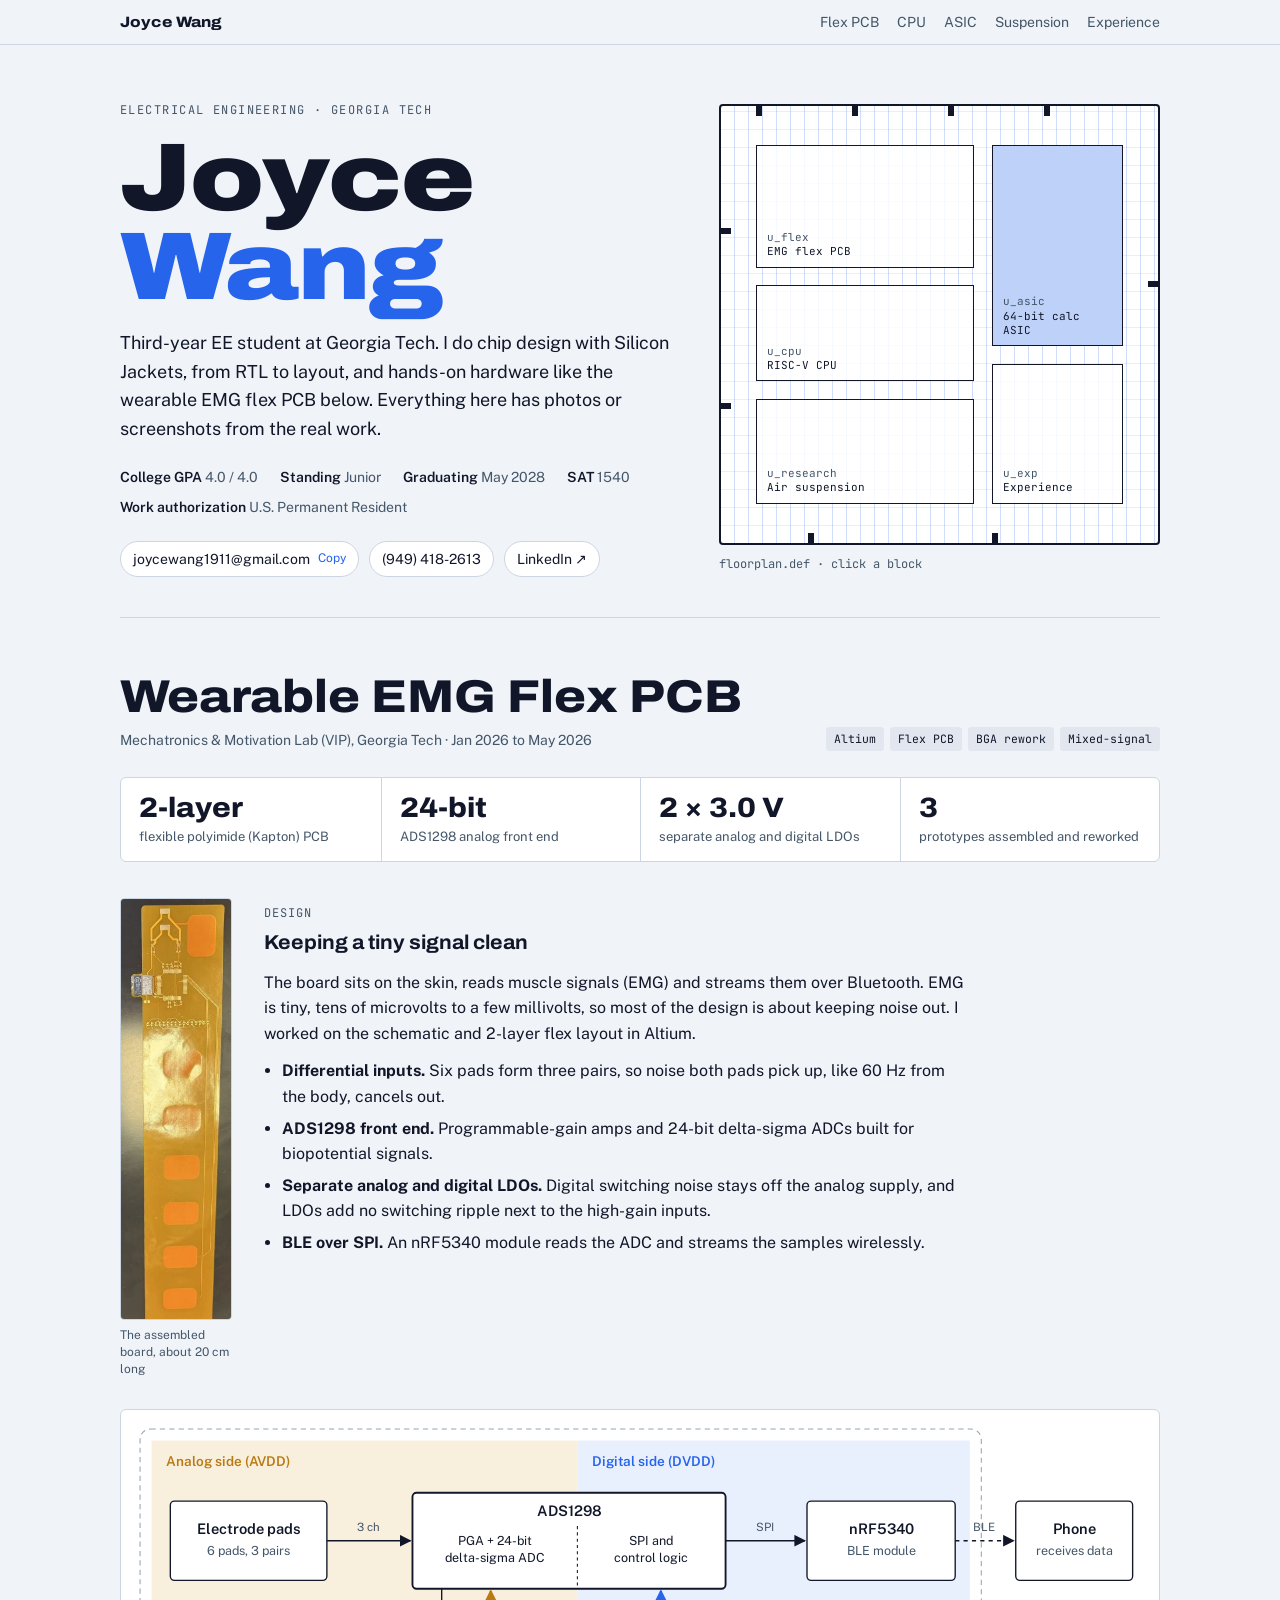
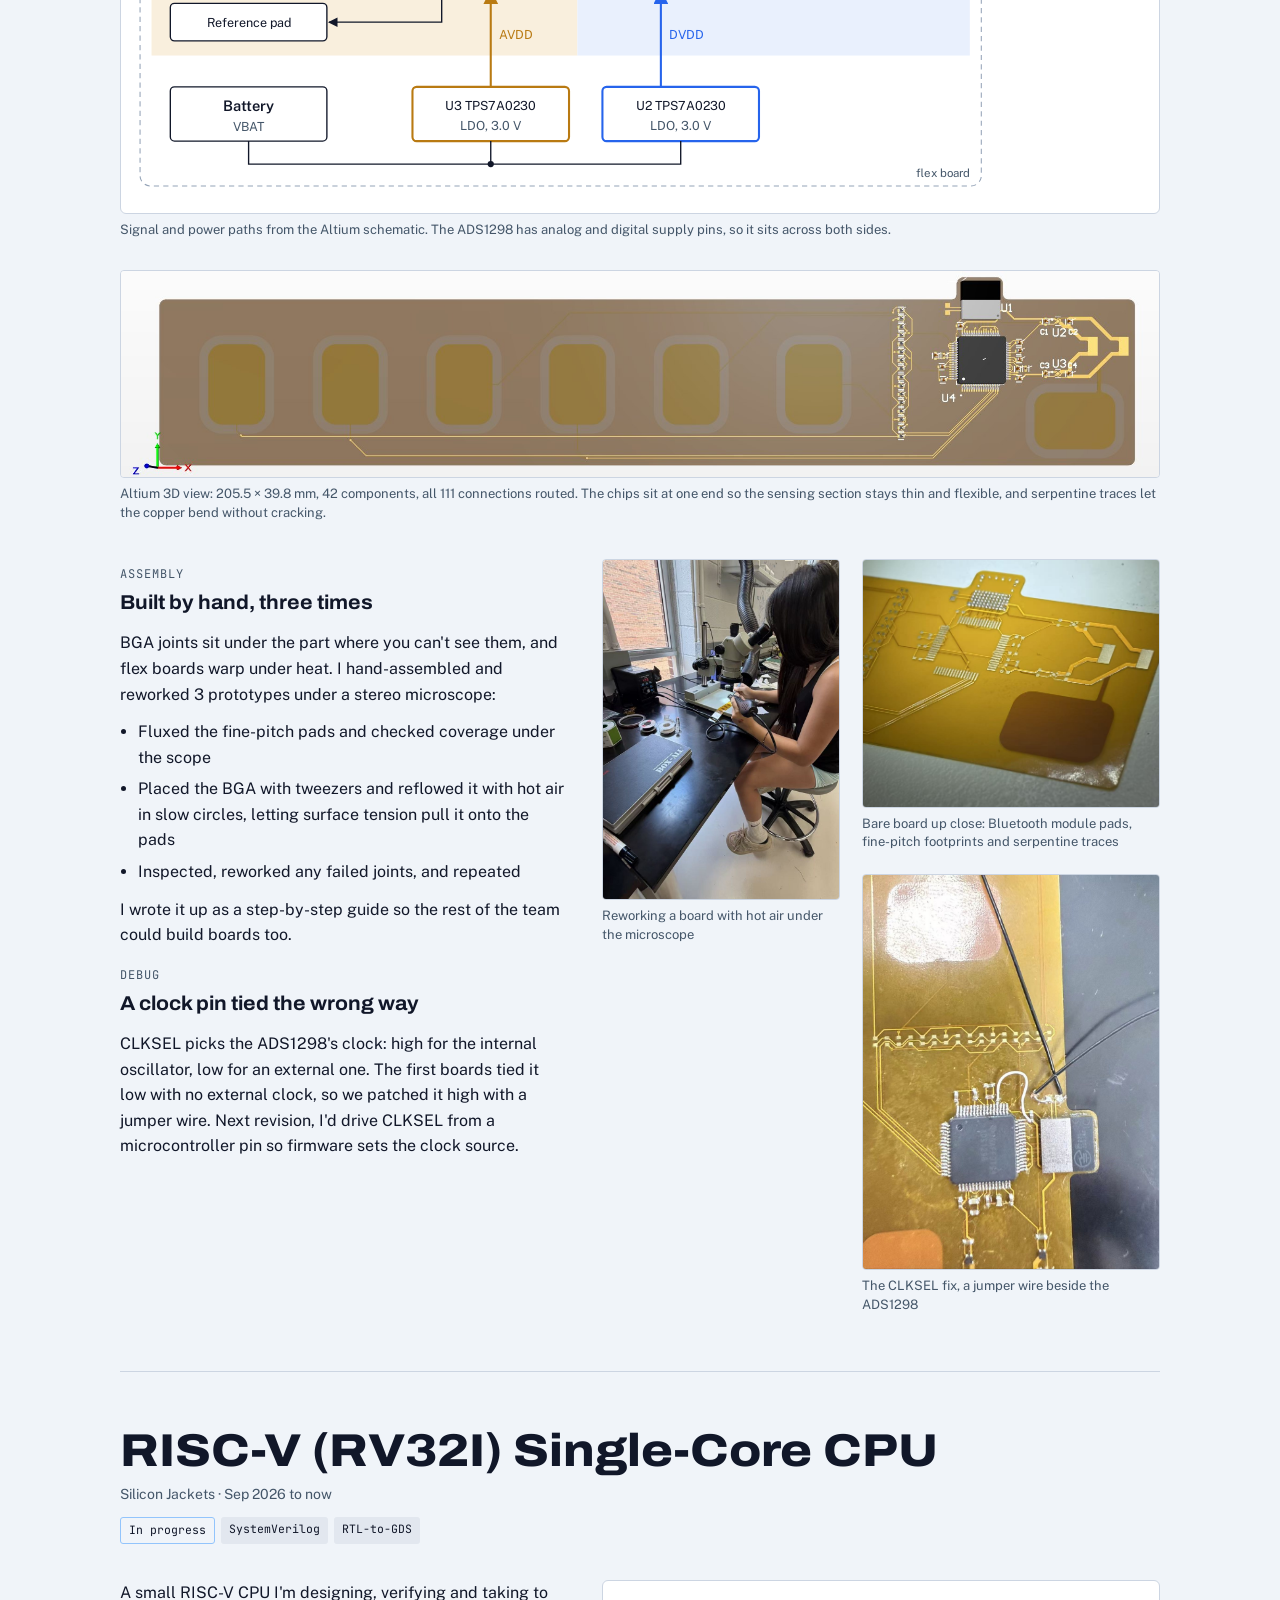
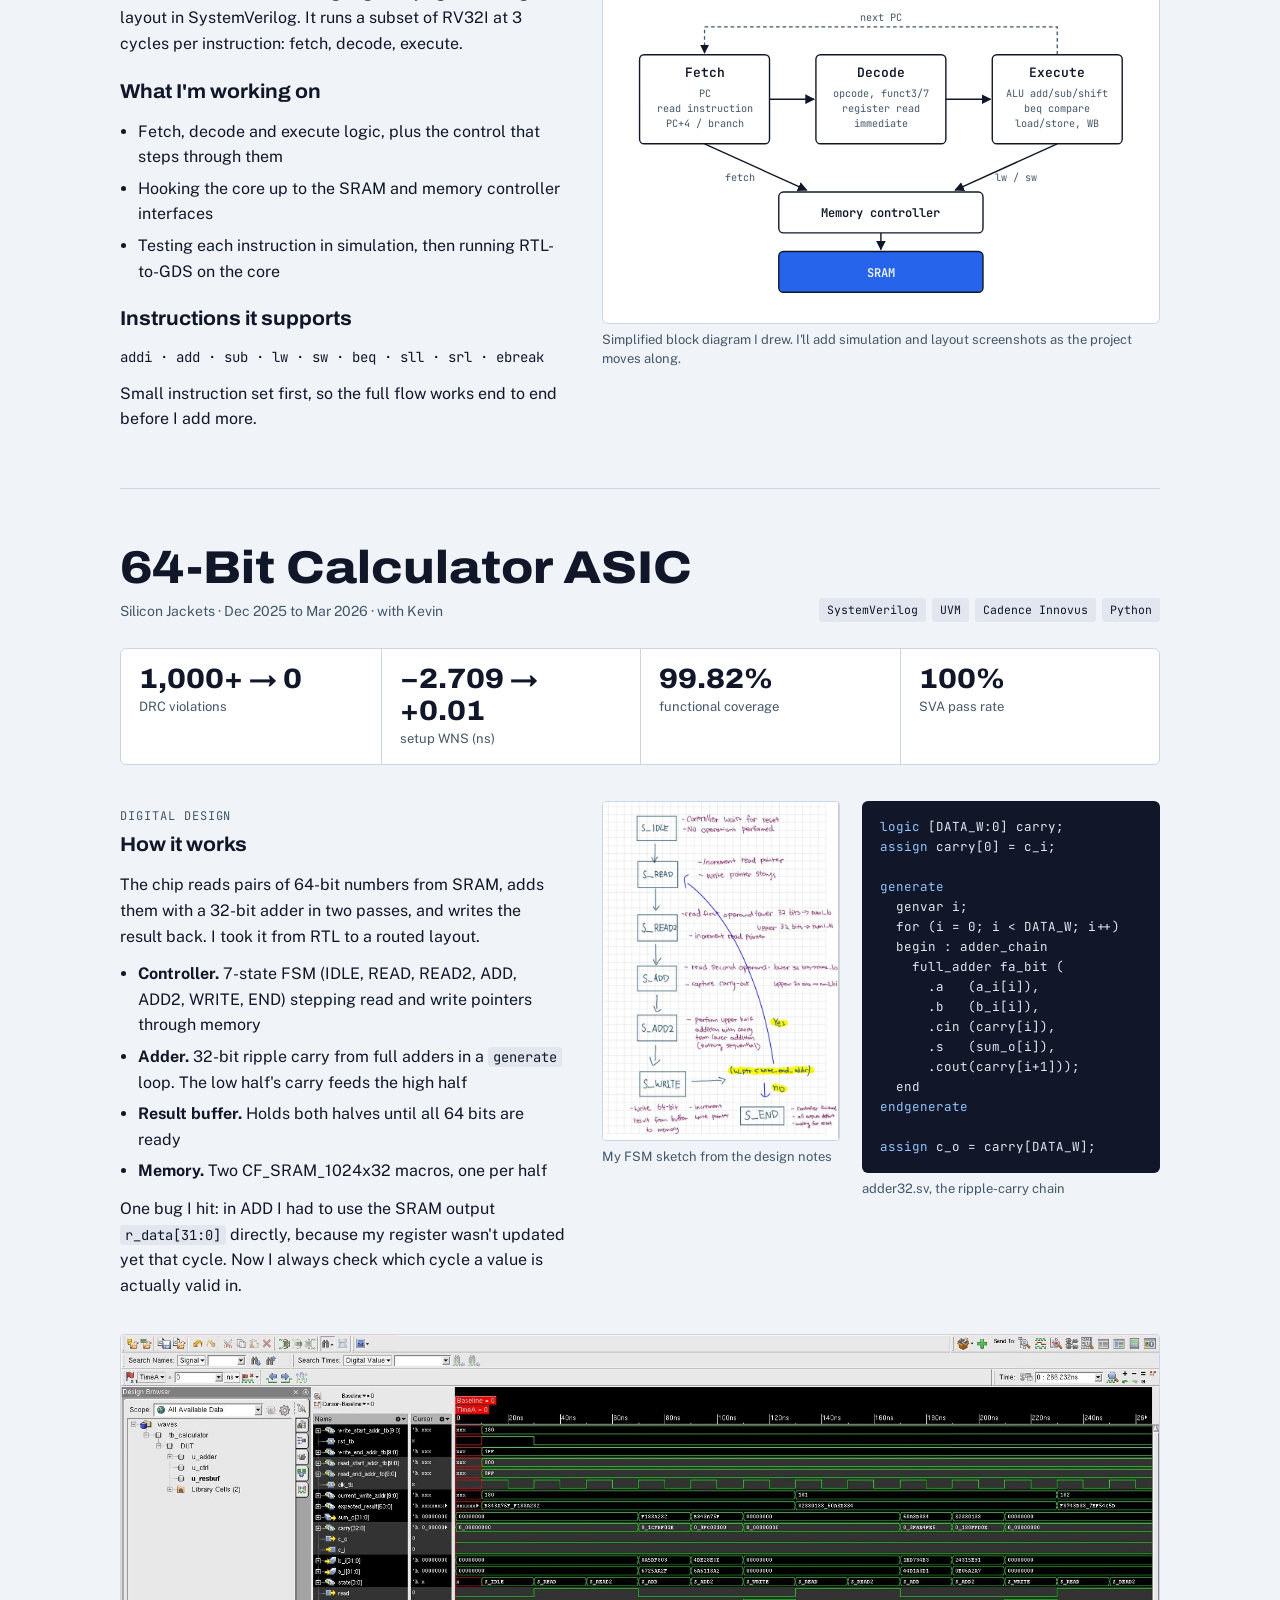
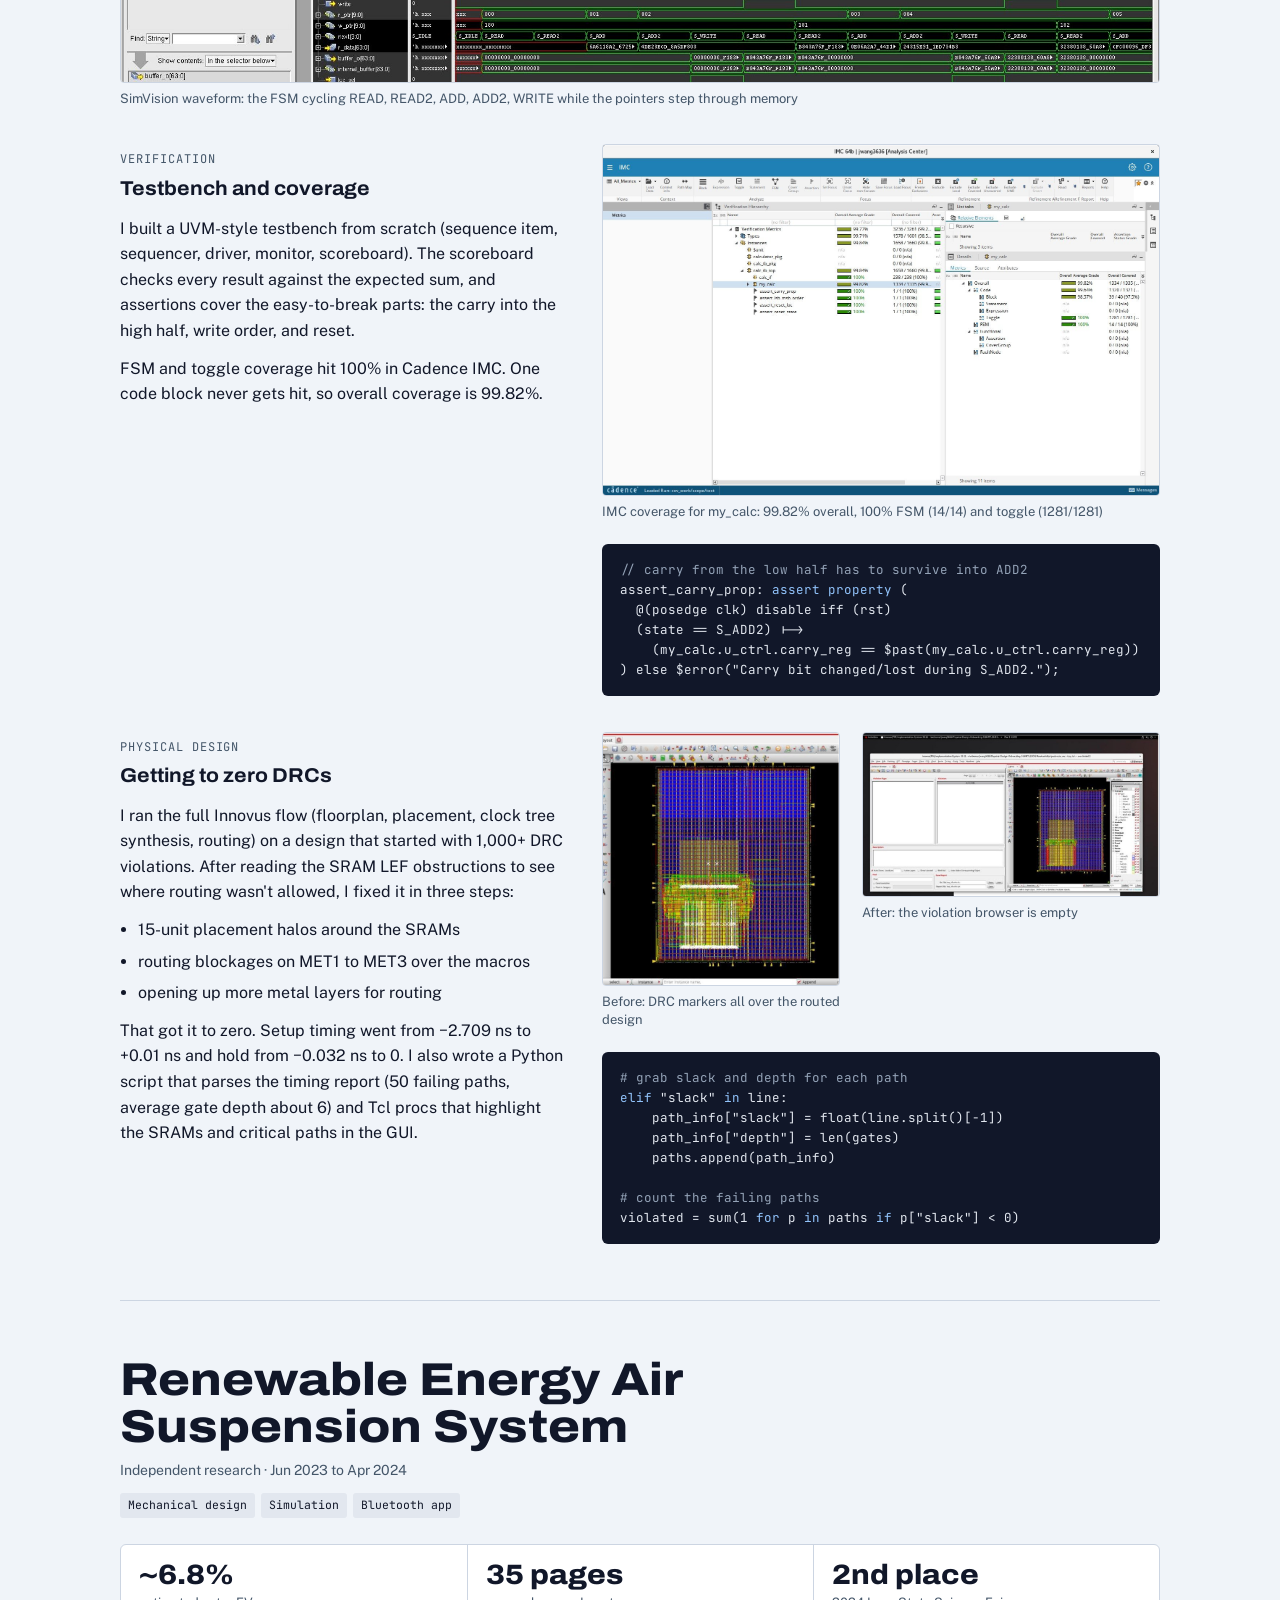
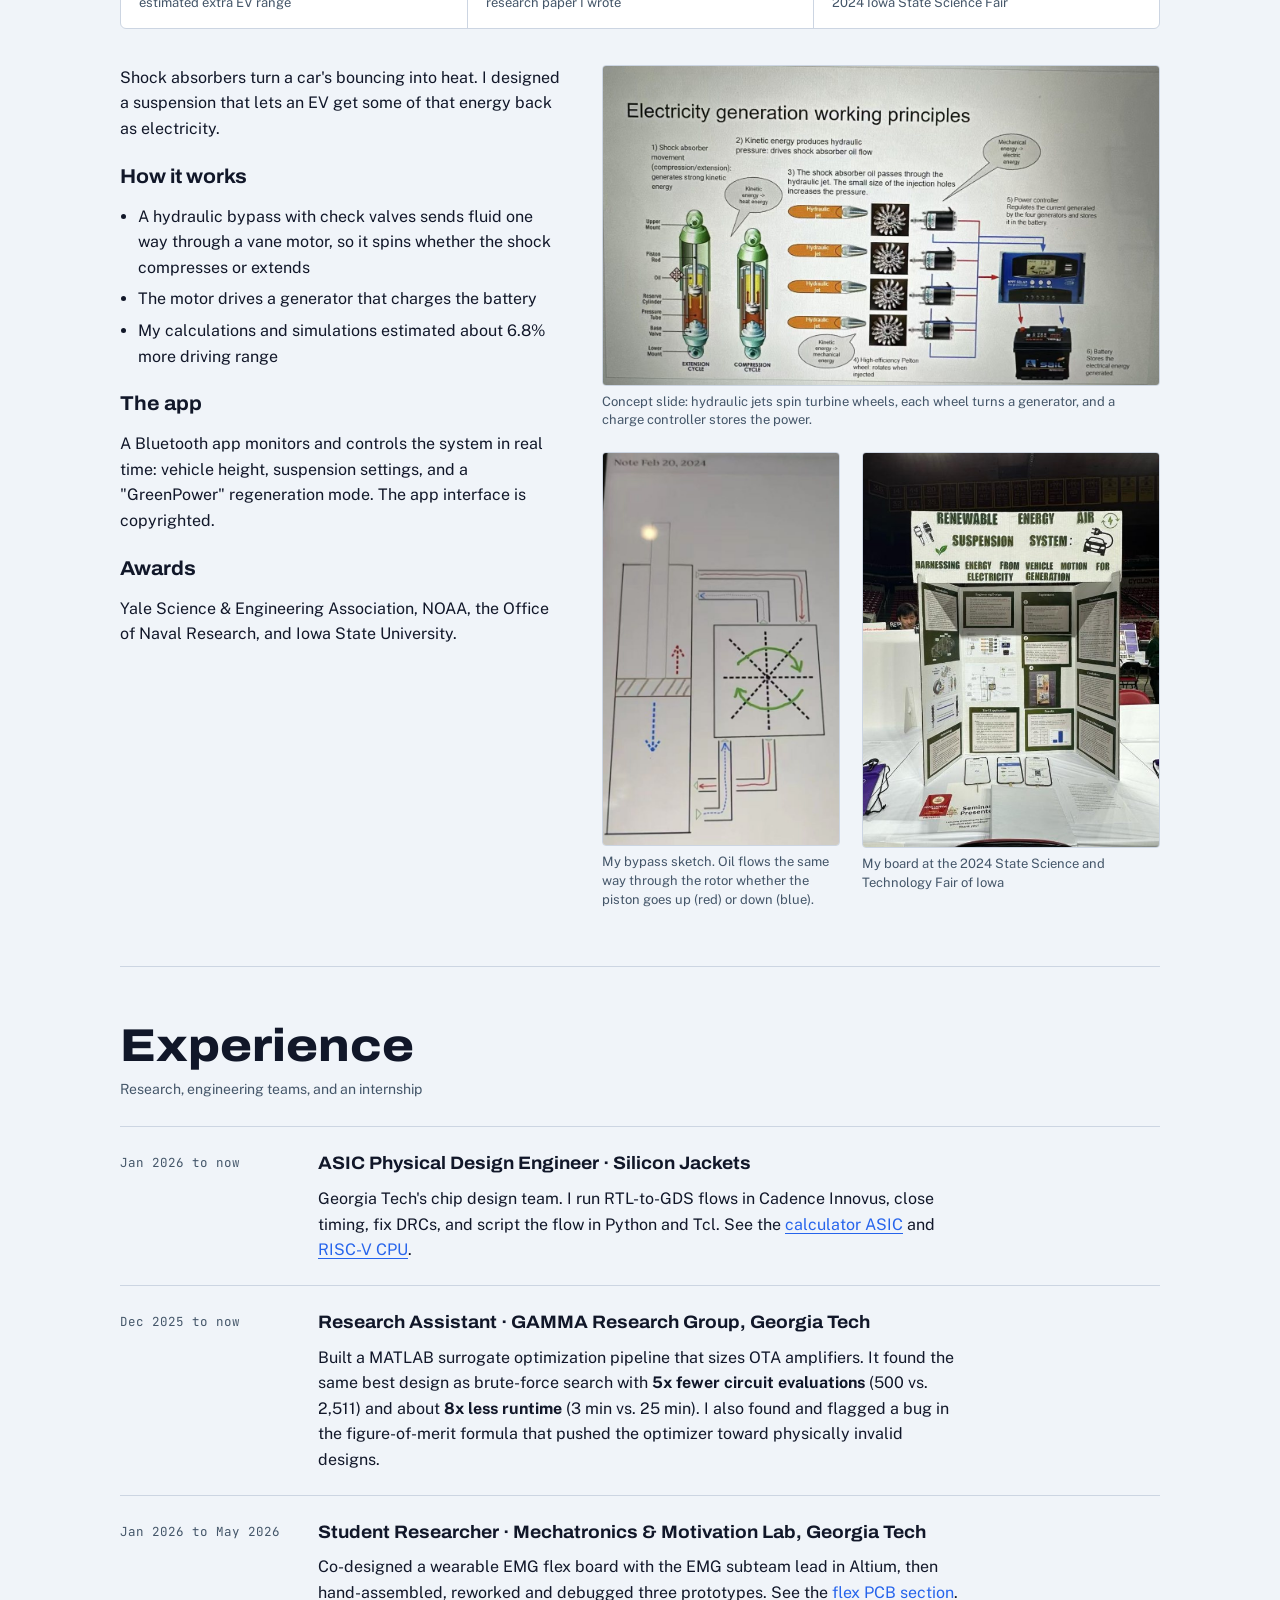
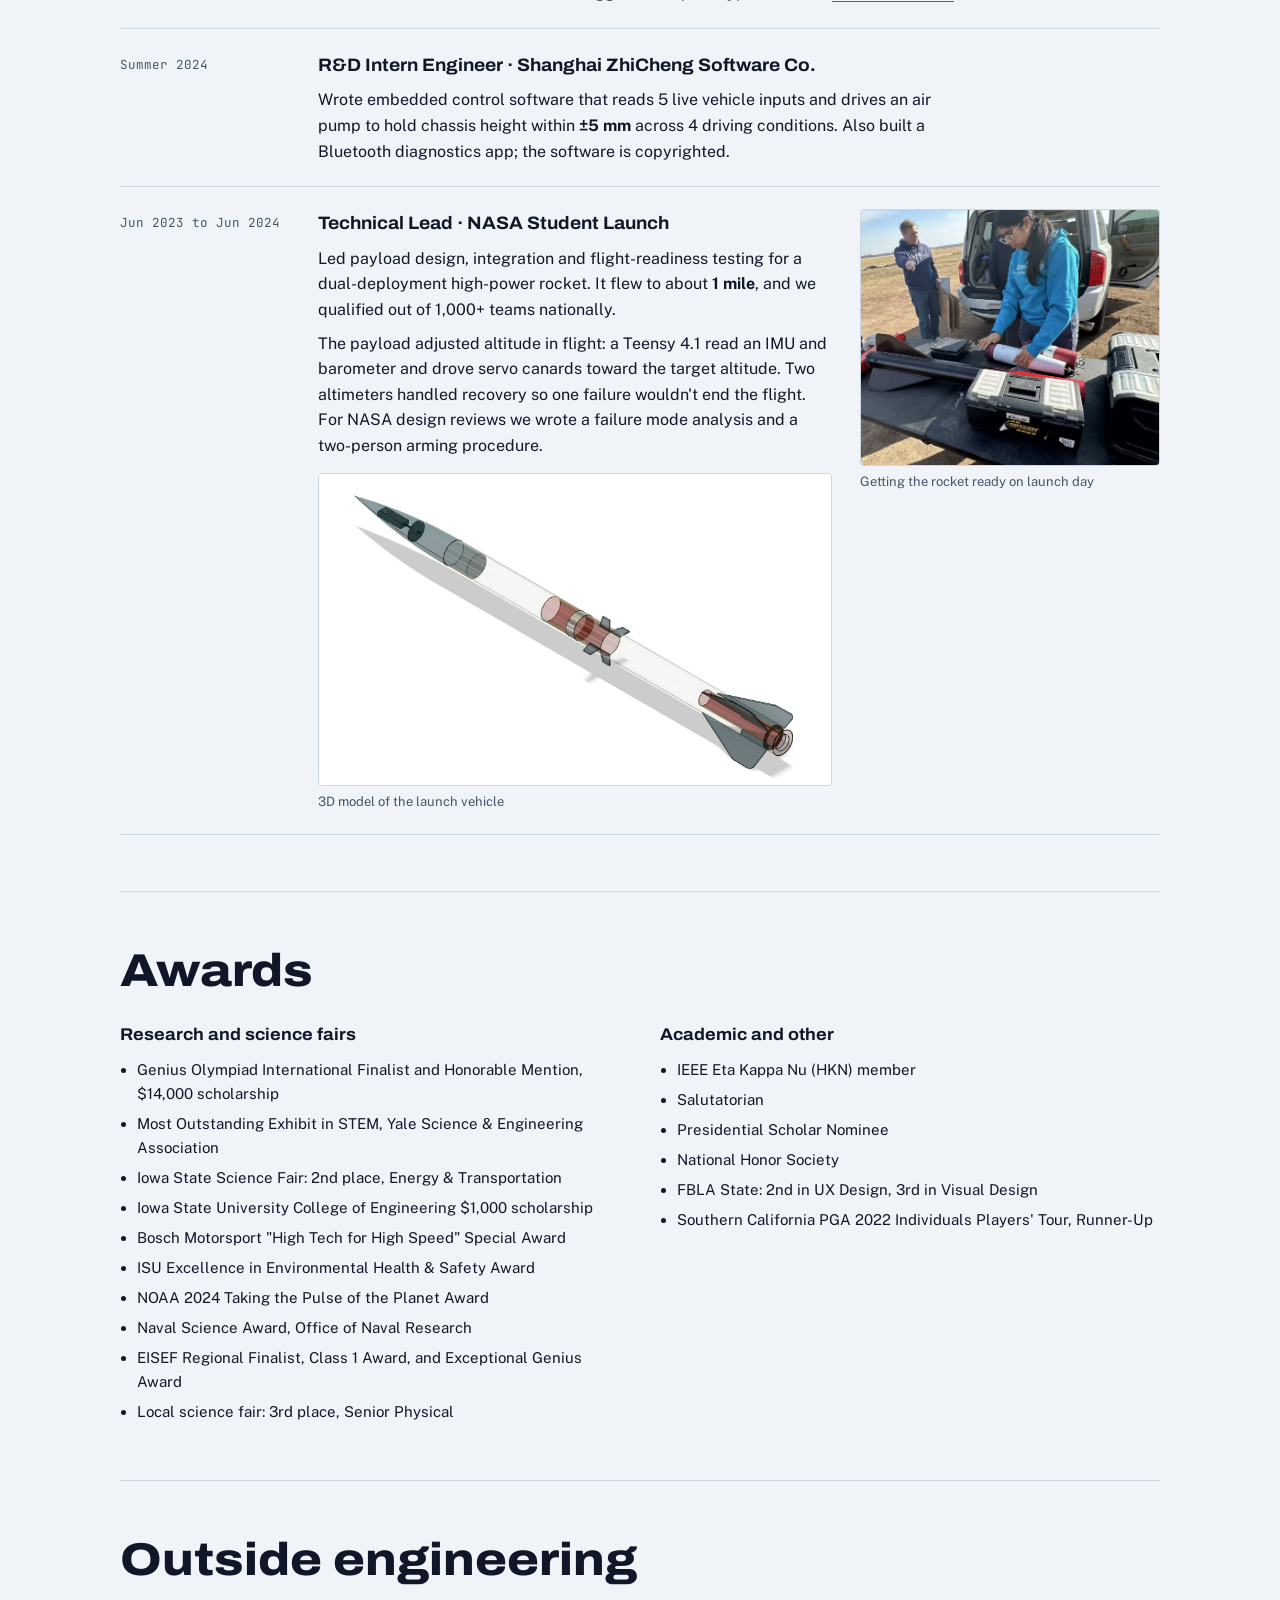
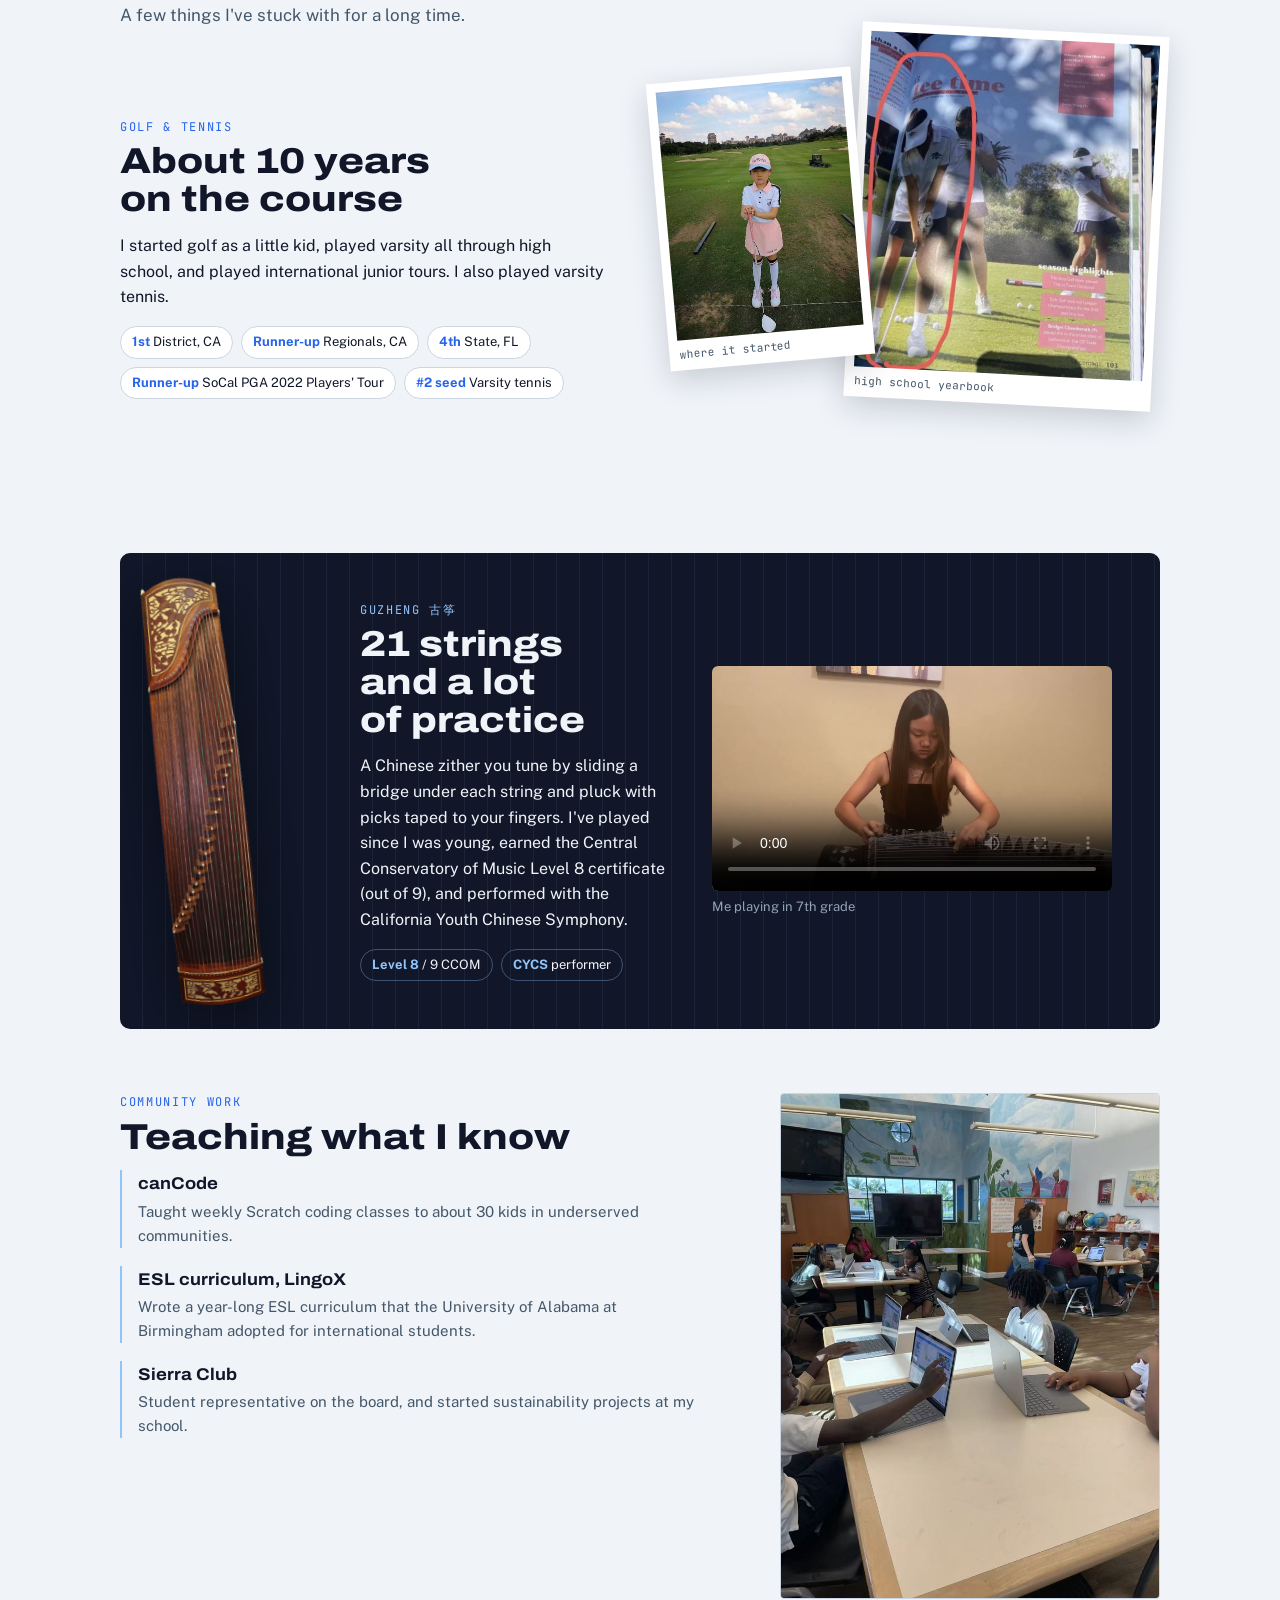
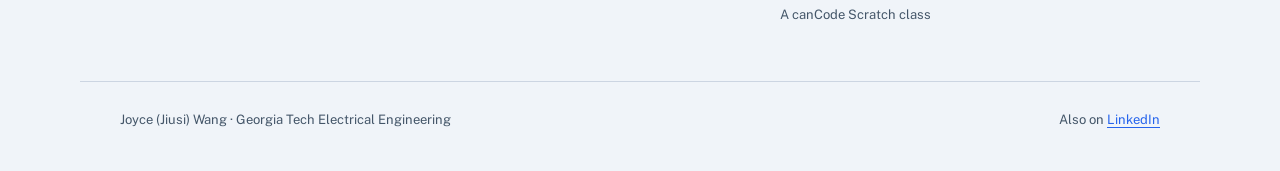
<file: index.html>
<!doctype html>
<html lang="en">
<head>
<meta charset="utf-8">
<meta name="viewport" content="width=device-width, initial-scale=1, viewport-fit=cover">
<meta name="description" content="Joyce Wang, Electrical Engineering at Georgia Tech. Flex PCB, ASIC design, verification, and physical design projects.">
<title>Joyce Wang Portfolio</title>
<link rel="preconnect" href="https://fonts.googleapis.com">
<link rel="preconnect" href="https://fonts.gstatic.com" crossorigin>
<link rel="stylesheet" href="https://fonts.googleapis.com/css2?family=Archivo:wdth,wght@100..125,500..900&family=Public+Sans:ital,wght@0,400;0,600;1,400&family=JetBrains+Mono:wght@400;600&display=swap">
<style>
/* Layout: a chip "die" header, then one long column per project with a spec strip, prose on the left, tool screenshots on the right. Colors borrow from Innovus metal layers. */
/* Palette: Neural Gray / Neural Dark / Neural Blue / black, with their tints. Layout: chip "die" header, one column per project, a darker band for the guzheng. */
:root {
  --bg: #F0F4F9;
  --surface: #FFFFFF;
  --fg: #111729;          /* neural dark */
  --muted: #445669;
  --line: #CCD5E2;
  --accent: #2664EC;      /* neural blue */
  --accent-soft: #E2E7EF;
  --hl: #92C4FC;          /* light blue tint */
  --gray: #94A3B7;        /* neural gray */
  --code-bg: #111729;
  --code-fg: #E2E7EF;
  --code-dim: #94A3B7;
  --panel: #111729;
  --panel-fg: #F0F4F9;
  --panel-muted: #94A3B7;
  --f-display: "Archivo", "Arial Narrow", system-ui, sans-serif;
  --f-body: "Public Sans", system-ui, -apple-system, "Segoe UI", sans-serif;
  --f-mono: "JetBrains Mono", ui-monospace, "SFMono-Regular", Consolas, monospace;
}
@media (prefers-color-scheme: dark) {
  :root:not([data-theme="light"]) {
    --bg: #000000; --surface: #111729; --fg: #F0F4F9; --muted: #94A3B7; --line: #1E293C;
    --accent: #3E81F7; --accent-soft: #1E293C; --hl: #92C4FC; --gray: #94A3B7;
    --code-bg: #0A0F1C; --code-fg: #E2E7EF; --code-dim: #94A3B7;
    --panel: #111729; --panel-fg: #F0F4F9; --panel-muted: #94A3B7;
    color-scheme: dark;
  }
}
:root[data-theme="dark"] {
  --bg: #000000; --surface: #111729; --fg: #F0F4F9; --muted: #94A3B7; --line: #1E293C;
  --accent: #3E81F7; --accent-soft: #1E293C; --hl: #92C4FC; --gray: #94A3B7;
  --code-bg: #0A0F1C; --code-fg: #E2E7EF; --code-dim: #94A3B7;
  --panel: #111729; --panel-fg: #F0F4F9; --panel-muted: #94A3B7;
  color-scheme: dark;
}

* { box-sizing: border-box; }
body { background: var(--bg); color: var(--fg); font-family: var(--f-body); font-size: 16px; line-height: 1.6; margin: 0; }
.wrap { max-width: 1120px; margin: 0 auto; padding-inline: clamp(16px, 4vw, 40px); }
a { color: var(--accent); text-underline-offset: 3px; }
a:focus-visible, button:focus-visible { outline: 2px solid var(--accent); outline-offset: 2px; border-radius: 3px; }
h1, h2, h3 { font-family: var(--f-display); text-wrap: balance; margin: 0; }
p { margin: 0; }
.mono { font-family: var(--f-mono); }

/* top bar */
.bar { position: sticky; top: env(safe-area-inset-top, 0px); z-index: 5; background: color-mix(in srgb, var(--bg) 88%, transparent); backdrop-filter: blur(8px); border-bottom: 1px solid var(--line); }
.bar .wrap { display: flex; flex-wrap: wrap; align-items: center; justify-content: space-between; gap: 16px; padding-block: 10px; }
.bar b { font-family: var(--f-display); font-stretch: 112%; font-weight: 800; font-size: 15px; letter-spacing: .01em; }
.bar nav { display: flex; gap: 18px; flex-wrap: wrap; font-size: 14px; }
.bar nav a { color: var(--muted); text-decoration: none; }
.bar nav a:hover { color: var(--fg); }

/* hero */
.hero > div { min-width: 0; }
.hero { padding-block: 56px 40px; display: grid; grid-template-columns: 1.25fr 1fr; gap: 48px; align-items: center; }
.eyebrow { font-family: var(--f-mono); font-size: 12px; letter-spacing: .12em; text-transform: uppercase; color: var(--muted); }
.hero h1 { font-size: clamp(48px, 9vw, 96px); font-stretch: 118%; font-weight: 900; line-height: .92; letter-spacing: -.01em; margin-block: 14px 18px; }
.hero h1 span { color: var(--accent); }
.hero .lede { font-size: 18px; max-width: 34em; color: var(--fg); }
.facts { display: flex; flex-wrap: wrap; gap: 8px 22px; margin-top: 22px; font-size: 14px; color: var(--muted); }
.facts strong { color: var(--fg); font-weight: 600; }
.contact { margin-top: 22px; display: flex; flex-wrap: wrap; gap: 10px; align-items: center; font-size: 14px; }
.chip { display: inline-flex; align-items: center; gap: 8px; border: 1px solid var(--line); background: var(--surface); border-radius: 999px; padding: 6px 12px; color: var(--fg); text-decoration: none; }
.chip button { font: inherit; font-size: 12px; color: var(--accent); background: none; border: 0; padding: 0; cursor: pointer; }
.chip .addr { user-select: all; }

/* die graphic */
.die { position: relative; aspect-ratio: 1 / 1; max-width: 100%; border: 2px solid var(--fg); border-radius: 4px; background:
  repeating-linear-gradient(90deg, transparent 0 13px, color-mix(in srgb, var(--accent) 22%, transparent) 13px 14px),
  repeating-linear-gradient(0deg, transparent 0 17px, color-mix(in srgb, var(--hl) 26%, transparent) 17px 18px),
  var(--surface); overflow: hidden; }
.die .pad { position: absolute; background: var(--fg); }
.die .blk { position: absolute; border: 1.5px solid var(--fg); background: color-mix(in srgb, var(--surface) 82%, transparent); display: flex; align-items: flex-end; padding: 8px 10px; font-family: var(--f-mono); font-size: 11px; line-height: 1.3; color: var(--fg); text-decoration: none; transition: background .2s; }
.die .blk:hover { background: var(--accent-soft); }
.die .blk em { font-style: normal; color: var(--muted); display: block; }
.die .sram { background: color-mix(in srgb, var(--accent) 30%, var(--surface)); }
.die-cap { margin-top: 10px; font-size: 12px; color: var(--muted); font-family: var(--f-mono); }

/* project sections */
section.proj { border-top: 1px solid var(--line); padding-block: 56px; }
.proj-head { display: flex; flex-wrap: wrap; justify-content: space-between; align-items: end; gap: 12px 24px; margin-bottom: 26px; }
.proj-head h2 { font-size: clamp(30px, 5vw, 46px); font-stretch: 112%; font-weight: 800; line-height: 1.02; }
.proj-head .meta { font-size: 14px; color: var(--muted); margin-top: 8px; }
.tags { display: flex; flex-wrap: wrap; gap: 6px; }
.tag { font-family: var(--f-mono); font-size: 11.5px; padding: 3px 8px; border-radius: 3px; background: var(--accent-soft); color: var(--fg); }
.status { font-family: var(--f-mono); font-size: 11.5px; padding: 3px 8px; border-radius: 3px; border: 1px solid var(--hl); color: var(--fg); }

.specs { display: grid; grid-template-columns: repeat(4, minmax(0, 1fr)); border: 1px solid var(--line); border-radius: 6px; background: var(--surface); margin-bottom: 30px; }
.specs.three { grid-template-columns: repeat(3, minmax(0, 1fr)); }
.spec { padding: 14px 18px; border-left: 1px solid var(--line); min-width: 0; }
.spec:first-child { border-left: 0; }
.spec .v { font-family: var(--f-display); font-stretch: 108%; font-weight: 800; font-size: clamp(20px, 2.6vw, 28px); line-height: 1.15; font-variant-numeric: tabular-nums; }
.spec .k { font-size: 13px; color: var(--muted); margin-top: 2px; }

.part { display: grid; grid-template-columns: minmax(0, 1fr) minmax(0, 1.25fr); gap: 36px; align-items: start; margin-top: 36px; }
.part:first-of-type { margin-top: 0; }
.text { display: grid; gap: 12px; max-width: 34em; min-width: 0; }
.text h3 { font-size: 20px; font-stretch: 106%; font-weight: 700; margin-top: 6px; }
.text h3 .n { font-family: var(--f-mono); font-size: 12px; font-weight: 400; color: var(--muted); letter-spacing: .08em; display: block; margin-bottom: 2px; text-transform: uppercase; }
.text ul { margin: 0; padding-left: 1.1em; display: grid; gap: 6px; }
.text code { font-family: var(--f-mono); font-size: .86em; background: var(--accent-soft); padding: 1px 5px; border-radius: 3px; }
.figs { display: grid; gap: 22px; min-width: 0; }
.figs.two { grid-template-columns: minmax(0, .8fr) minmax(0, 1fr); align-items: start; }
figure { margin: 0; min-width: 0; }
figure img { display: block; width: 100%; height: auto; border: 1px solid var(--line); border-radius: 4px; background: var(--surface); }
figcaption { font-size: 13px; color: var(--muted); margin-top: 7px; line-height: 1.45; }
pre.code { margin: 0; background: var(--code-bg); color: var(--code-fg); font-family: var(--f-mono); font-size: 12.5px; line-height: 1.6; padding: 16px 18px; border-radius: 6px; overflow-x: auto; }
pre.code .c { color: var(--code-dim); }
pre.code .k { color: var(--hl); }

.diagram { background: var(--surface); border: 1px solid var(--line); border-radius: 6px; padding: 18px; overflow-x: auto; }
.diagram svg { display: block; width: 100%; min-width: 460px; height: auto; }
.diagram svg text { font-family: var(--f-mono); }

/* EMG block diagram */
.emg-dia svg text { font-family: var(--f-body); }
.emg-dia .t-b { font-size: 14px; font-weight: 600; fill: var(--fg); }
.emg-dia .t-s { font-size: 12px; fill: var(--fg); }
.emg-dia .t-sm { font-size: 11px; }
.emg-dia .t-dom { font-size: 13px; font-weight: 600; }
.emg-dia .f-fg { fill: var(--fg); }
.emg-dia .f-mut { fill: var(--muted); }
.emg-dia .f-kap { fill: #B97A12; }
.emg-dia .f-acc { fill: var(--accent); }
.emg-dia .box { fill: var(--surface); stroke: var(--fg); stroke-width: 1.3; }
.emg-dia .box.thick { stroke-width: 1.8; }
.emg-dia .box.s-kap { stroke: #B97A12; stroke-width: 2; }
.emg-dia .box.s-acc { stroke: var(--accent); stroke-width: 2; }
.emg-dia .outline { fill: none; stroke: var(--gray); stroke-dasharray: 5 4; }
.emg-dia .dom-a { fill: color-mix(in srgb, #D9971E 15%, var(--surface)); }
.emg-dia .dom-d { fill: color-mix(in srgb, var(--accent) 10%, var(--surface)); }
.emg-dia .dash { stroke: var(--fg); stroke-dasharray: 3 3; }
.emg-dia .wire { fill: none; stroke: var(--fg); stroke-width: 1.6; }
.emg-dia .wire.thin { stroke-width: 1.3; }
.emg-dia .wire.dashed { stroke-dasharray: 4 4; }
.emg-dia .rail-a { stroke: #B97A12; stroke-width: 2; }
.emg-dia .rail-d { stroke: var(--accent); stroke-width: 2; }

.awards { display: grid; grid-template-columns: repeat(2, minmax(0, 1fr)); gap: 12px 40px; }
.awards h3 { font-size: 17px; font-stretch: 106%; font-weight: 700; margin-bottom: 10px; }
.awards ul { margin: 0; padding-left: 1.1em; display: grid; gap: 6px; font-size: 15px; }
@media (max-width: 860px) {
  .awards { grid-template-columns: 1fr; }
}
/* outside engineering */
.life { display: grid; gap: 64px; }
.life-intro { font-size: 17px; color: var(--muted); max-width: 36em; margin-top: -8px; }
.kicker { font-family: var(--f-mono); font-size: 12px; letter-spacing: .14em; text-transform: uppercase; color: var(--accent); }
.life h3 { font-family: var(--f-display); font-stretch: 116%; font-weight: 800; font-size: clamp(26px, 4vw, 36px); line-height: 1.05; margin-block: 6px 14px; }
.life p { max-width: 34em; }
.facts-row { display: flex; flex-wrap: wrap; gap: 8px; margin-top: 16px; }
.pill { font-size: 13px; padding: 5px 11px; border-radius: 999px; border: 1px solid var(--line); background: var(--surface); }
.pill b { color: var(--accent); }

.golf { display: grid; grid-template-columns: minmax(0, 1fr) minmax(0, 1.05fr); gap: 40px; align-items: center; }
.snaps { position: relative; min-height: 460px; }
.snap { position: absolute; margin: 0; background: #fff; padding: 9px 9px 30px; box-shadow: 0 10px 30px rgba(17,23,41,.18); }
.snap img { display: block; border: 0; border-radius: 0; width: 100%; height: auto; }
.snap figcaption { position: absolute; left: 10px; right: 10px; bottom: 7px; font-family: var(--f-mono); font-size: 11px; color: #445669; margin: 0; }
.snap.kid { width: 40%; left: 2%; top: 46px; transform: rotate(-5deg); z-index: 1; }
.snap.yb { width: 60%; right: 0; top: 0; transform: rotate(3deg); }

.guzheng { position: relative; background: var(--panel); color: var(--panel-fg); border-radius: 10px; padding: clamp(24px, 4vw, 48px); padding-left: clamp(24px, 22vw, 240px); overflow: hidden; min-height: 460px; display: flex; align-items: center; }
.guzheng .kicker { color: var(--hl); }
.guzheng p { color: var(--panel-fg); }
.guzheng .strings { position: absolute; inset: 0; background: repeating-linear-gradient(90deg, transparent 0 22px, rgba(146,196,252,.07) 22px 23px); pointer-events: none; }
.guzheng .instrument { position: absolute; left: clamp(18px, 3vw, 44px); top: 50%; height: 90%; width: auto; transform: translateY(-50%) rotate(-6deg); filter: drop-shadow(0 18px 30px rgba(0,0,0,.5)); pointer-events: none; }
.gz-body { position: relative; width: 100%; display: grid; grid-template-columns: minmax(0, 1fr) minmax(0, 1.25fr); gap: 32px; align-items: center; }
.gz-body .pill { background: transparent; border-color: rgba(146,196,252,.35); color: var(--panel-fg); }
.gz-body .pill b { color: var(--hl); }
.video { margin: 0; }
.video video { display: block; width: 100%; aspect-ratio: 16 / 9; background: #000; border-radius: 6px; }
.video figcaption { color: var(--panel-muted); }

.community { display: grid; grid-template-columns: minmax(0, 1.4fr) minmax(0, 1fr); gap: 40px; align-items: start; }
.community figure { max-width: 380px; justify-self: end; }
.cw { list-style: none; margin: 0; padding: 0; display: grid; gap: 18px; }
.cw li { display: grid; gap: 2px; padding-left: 16px; border-left: 2px solid var(--hl); }
.cw b { font-family: var(--f-display); font-stretch: 108%; font-size: 17px; }
.cw span { color: var(--muted); font-size: 15px; }
.sat-line { font-family: var(--f-mono); font-size: 13px; color: var(--muted); }

@media (max-width: 860px) {
  .golf, .community, .gz-body { grid-template-columns: 1fr; }
  .snaps { min-height: 400px; max-width: 520px; }
  .guzheng { padding-left: clamp(24px, 4vw, 48px); padding-top: 110px; display: block; min-height: 0; }
  .guzheng .instrument { height: auto; width: 110%; max-width: none; left: -5%; top: 20px; transform: rotate(-90deg) translateX(0); transform-origin: center; display: none; }
  .guzheng .instrument-h { display: block; }
}
.guzheng .instrument-h { display: none; position: absolute; top: 24px; left: 50%; width: 88%; transform: translateX(-50%); pointer-events: none; }
.wide { margin-bottom: 30px; }
.part.flex-design { grid-template-columns: 112px minmax(0, 1fr); gap: 32px; align-items: start; }
.part.flex-design .text { max-width: 44em; }
.vstrip img { width: 100%; max-width: 112px; margin-inline: auto; }
.vstrip figcaption { font-size: 12px; }
@media (max-width: 860px) { .part.flex-design { grid-template-columns: 80px minmax(0, 1fr) !important; gap: 16px; } }
.exp { display: grid; gap: 0; border-top: 1px solid var(--line); }
.job { display: grid; grid-template-columns: 170px minmax(0, 1fr); gap: 8px 28px; padding-block: 22px; border-bottom: 1px solid var(--line); }
.job.has-photo { grid-template-columns: 170px minmax(0, 1fr) minmax(0, 300px); }
.job .when { font-family: var(--f-mono); font-size: 12.5px; color: var(--muted); padding-top: 4px; font-variant-numeric: tabular-nums; }
.job .what { display: grid; gap: 8px; align-content: start; max-width: 40em; min-width: 0; }
.job h3 { font-size: 18px; font-stretch: 106%; font-weight: 700; }
@media (max-width: 860px) {
  .job, .job.has-photo { grid-template-columns: 1fr; }
}
footer { border-top: 1px solid var(--line); padding-block: 28px 40px; font-size: 13px; color: var(--muted); display: flex; flex-wrap: wrap; gap: 8px 24px; justify-content: space-between; }

@media (max-width: 860px) {
  .hero { grid-template-columns: 1fr; padding-block: 36px 28px; gap: 32px; }
  .die { max-width: min(420px, 100%); }
  .part, .figs.two { grid-template-columns: 1fr; }
  .specs { grid-template-columns: repeat(2, minmax(0, 1fr)); }
  .specs .spec:nth-child(3) { border-left: 0; }
  .specs .spec:nth-child(n+3) { border-top: 1px solid var(--line); }
  .specs.three { grid-template-columns: 1fr; }
  .specs.three .spec { border-left: 0; border-top: 1px solid var(--line); }
  .specs.three .spec:first-child { border-top: 0; }
}
@media (max-width: 520px) {
  .bar nav { gap: 12px; font-size: 13px; }
  .bar nav .hide-sm { display: none; }
}
@media (prefers-reduced-motion: reduce) { * { transition: none !important; scroll-behavior: auto !important; } }
html { scroll-behavior: smooth; }
section[id] { scroll-margin-top: 64px; }
</style>
</head>
<body>

<header class="bar">
  <div class="wrap">
    <b>Joyce Wang</b>
    <nav aria-label="Projects">
      <a href="#flex">Flex PCB</a>
      <a href="#cpu">CPU</a>
      <a href="#asic">ASIC</a>
      <a href="#suspension" class="hide-sm">Suspension</a>
      <a href="#experience">Experience</a>
    </nav>
  </div>
</header>

<main class="wrap">
  <div class="hero">
    <div>
      <div class="eyebrow">Electrical Engineering · Georgia Tech</div>
      <h1>Joyce<br><span>Wang</span></h1>
      <p class="lede">Third-year EE student at Georgia Tech. I do chip design with Silicon Jackets, from RTL to layout, and hands-on hardware like the wearable EMG flex PCB below. Everything here has photos or screenshots from the real work.</p>
      <div class="facts">
        <span><strong>College GPA</strong> 4.0 / 4.0</span>
        <span><strong>Standing</strong> Junior</span>
        <span><strong>Graduating</strong> May 2028</span>
        <span><strong>SAT</strong> 1540</span>
        <span><strong>Work authorization</strong> U.S. Permanent Resident</span>
      </div>
      <div class="contact" id="contact">
        <span class="chip"><span class="addr" id="email">joycewang1911@gmail.com</span><button type="button" id="copy-email" aria-label="Copy email address">Copy</button></span>
        <span class="chip"><span class="addr">(949) 418-2613</span></span>
        <a class="chip" href="https://www.linkedin.com/in/9yceee" target="_blank" rel="noopener">LinkedIn ↗</a>
      </div>
    </div>
    <div>
      <div class="die" role="navigation" aria-label="Project map">
        <span class="pad" style="left:8%;top:0;width:6px;height:10px"></span>
        <span class="pad" style="left:30%;top:0;width:6px;height:10px"></span>
        <span class="pad" style="left:52%;top:0;width:6px;height:10px"></span>
        <span class="pad" style="left:74%;top:0;width:6px;height:10px"></span>
        <span class="pad" style="left:20%;bottom:0;width:6px;height:10px"></span>
        <span class="pad" style="left:62%;bottom:0;width:6px;height:10px"></span>
        <span class="pad" style="left:0;top:28%;width:10px;height:6px"></span>
        <span class="pad" style="left:0;top:68%;width:10px;height:6px"></span>
        <span class="pad" style="right:0;top:40%;width:10px;height:6px"></span>
        <a class="blk" href="#flex" style="left:8%;top:9%;width:50%;height:28%"><span><em>u_flex</em>EMG flex PCB</span></a>
        <a class="blk" href="#cpu" style="left:8%;top:41%;width:50%;height:22%"><span><em>u_cpu</em>RISC-V CPU</span></a>
        <a class="blk sram" href="#asic" style="left:62%;top:9%;width:30%;height:46%"><span><em>u_asic</em>64-bit calc ASIC</span></a>
        <a class="blk" href="#suspension" style="left:8%;top:67%;width:50%;height:24%"><span><em>u_research</em>Air suspension</span></a>
        <a class="blk" href="#experience" style="left:62%;top:59%;width:30%;height:32%"><span><em>u_exp</em>Experience</span></a>
      </div>
      <div class="die-cap">floorplan.def · click a block</div>
    </div>
  </div>

  <!-- FLEX PCB -->
  <section class="proj" id="flex">
    <div class="proj-head">
      <div>
        <h2>Wearable EMG Flex PCB</h2>
        <div class="meta">Mechatronics &amp; Motivation Lab (VIP), Georgia Tech · Jan 2026 to May 2026</div>
      </div>
      <div class="tags"><span class="tag">Altium</span><span class="tag">Flex PCB</span><span class="tag">BGA rework</span><span class="tag">Mixed-signal</span></div>
    </div>

    <div class="specs">
      <div class="spec"><div class="v">2-layer</div><div class="k">flexible polyimide (Kapton) PCB</div></div>
      <div class="spec"><div class="v">24-bit</div><div class="k">ADS1298 analog front end</div></div>
      <div class="spec"><div class="v">2 &times; 3.0 V</div><div class="k">separate analog and digital LDOs</div></div>
      <div class="spec"><div class="v">3</div><div class="k">prototypes assembled and reworked</div></div>
    </div>

    <div class="part flex-design">
      <figure class="vstrip">
        <img src="flex-strip-v.jpg" alt="The assembled flexible PCB, shown vertically, with six orange electrode pads and the Bluetooth module at the top" width="378" height="1440">
        <figcaption>The assembled board, about 20 cm long</figcaption>
      </figure>
      <div class="text">
        <h3><span class="n">Design</span>Keeping a tiny signal clean</h3>
        <p>The board sits on the skin, reads muscle signals (EMG) and streams them over Bluetooth. EMG is tiny, tens of microvolts to a few millivolts, so most of the design is about keeping noise out. I worked on the schematic and 2-layer flex layout in Altium.</p>
        <ul>
          <li><b>Differential inputs.</b> Six pads form three pairs, so noise both pads pick up, like 60 Hz from the body, cancels out.</li>
          <li><b>ADS1298 front end.</b> Programmable-gain amps and 24-bit delta-sigma ADCs built for biopotential signals.</li>
          <li><b>Separate analog and digital LDOs.</b> Digital switching noise stays off the analog supply, and LDOs add no switching ripple next to the high-gain inputs.</li>
          <li><b>BLE over SPI.</b> An nRF5340 module reads the ADC and streams the samples wirelessly.</li>
        </ul>
      </div>
    </div>

    <figure class="wide" style="margin-top:30px">
      <div class="diagram emg-dia">
        <svg viewBox="0 0 960 352" role="img" aria-label="Block diagram. Electrode pads feed the ADS1298 ADC, which talks to the nRF5340 BLE module over SPI and on to a phone. A battery feeds two TPS7A0230 LDOs: one makes AVDD for the analog side, the other DVDD for the digital side.">
          <defs>
            <marker id="eah" viewBox="0 0 10 10" refX="9" refY="5" markerWidth="7" markerHeight="7" orient="auto-start-reverse"><path d="M0 0 L10 5 L0 10 z" class="f-fg"/></marker>
            <marker id="eahk" viewBox="0 0 10 10" refX="9" refY="5" markerWidth="7" markerHeight="7" orient="auto-start-reverse"><path d="M0 0 L10 5 L0 10 z" class="f-kap"/></marker>
            <marker id="eahs" viewBox="0 0 10 10" refX="9" refY="5" markerWidth="7" markerHeight="7" orient="auto-start-reverse"><path d="M0 0 L10 5 L0 10 z" class="f-acc"/></marker>
          </defs>
          <rect x="1" y="1" width="806" height="342" rx="10" class="outline"/>
          <text x="796" y="334" text-anchor="end" class="t-sm f-mut">flex board</text>
          <rect x="12" y="12" width="408" height="206" class="dom-a"/>
          <rect x="420" y="12" width="376" height="206" class="dom-d"/>
          <text x="26" y="36" class="t-dom f-kap">Analog side (AVDD)</text>
          <text x="434" y="36" class="t-dom f-acc">Digital side (DVDD)</text>

          <rect x="30" y="70" width="150" height="76" rx="4" class="box"/>
          <text x="105" y="102" text-anchor="middle" class="t-b">Electrode pads</text>
          <text x="105" y="122" text-anchor="middle" class="t-s f-mut">6 pads, 3 pairs</text>
          <rect x="30" y="168" width="150" height="36" rx="4" class="box"/>
          <text x="105" y="191" text-anchor="middle" class="t-s">Reference pad</text>

          <rect x="262" y="62" width="300" height="92" rx="4" class="box thick"/>
          <line x1="420" y1="94" x2="420" y2="154" class="dash"/>
          <text x="412" y="84" text-anchor="middle" class="t-b">ADS1298</text>
          <text x="341" y="112" text-anchor="middle" class="t-s">PGA + 24-bit</text>
          <text x="341" y="128" text-anchor="middle" class="t-s">delta-sigma ADC</text>
          <text x="491" y="112" text-anchor="middle" class="t-s">SPI and</text>
          <text x="491" y="128" text-anchor="middle" class="t-s">control logic</text>

          <rect x="640" y="70" width="142" height="76" rx="4" class="box"/>
          <text x="711" y="102" text-anchor="middle" class="t-b">nRF5340</text>
          <text x="711" y="122" text-anchor="middle" class="t-s f-mut">BLE module</text>
          <rect x="840" y="70" width="112" height="76" rx="4" class="box"/>
          <text x="896" y="102" text-anchor="middle" class="t-b">Phone</text>
          <text x="896" y="122" text-anchor="middle" class="t-s f-mut">receives data</text>

          <line x1="180" y1="108" x2="260" y2="108" class="wire" marker-end="url(#eah)"/>
          <text x="220" y="99" text-anchor="middle" class="t-sm f-mut">3 ch</text>
          <line x1="562" y1="108" x2="638" y2="108" class="wire" marker-end="url(#eah)"/>
          <text x="600" y="99" text-anchor="middle" class="t-sm f-mut">SPI</text>
          <line x1="782" y1="108" x2="838" y2="108" class="wire dashed" marker-end="url(#eah)"/>
          <text x="810" y="99" text-anchor="middle" class="t-sm f-mut">BLE</text>
          <path d="M290 154 V186 H182" class="wire thin" marker-end="url(#eah)"/>

          <rect x="30" y="248" width="150" height="52" rx="4" class="box"/>
          <text x="105" y="271" text-anchor="middle" class="t-b">Battery</text>
          <text x="105" y="290" text-anchor="middle" class="t-s f-mut">VBAT</text>
          <rect x="262" y="248" width="150" height="52" rx="4" class="box s-kap"/>
          <text x="337" y="270" text-anchor="middle" class="t-s">U3 TPS7A0230</text>
          <text x="337" y="289" text-anchor="middle" class="t-s f-mut">LDO, 3.0 V</text>
          <rect x="444" y="248" width="150" height="52" rx="4" class="box s-acc"/>
          <text x="519" y="270" text-anchor="middle" class="t-s">U2 TPS7A0230</text>
          <text x="519" y="289" text-anchor="middle" class="t-s f-mut">LDO, 3.0 V</text>
          <path d="M105 300 V322 H519 V300" class="wire thin"/>
          <path d="M337 322 V300" class="wire thin"/>
          <circle cx="337" cy="322" r="3" class="f-fg"/>
          <line x1="337" y1="248" x2="337" y2="156" class="rail-a" marker-end="url(#eahk)"/>
          <text x="345" y="202" class="t-s f-kap">AVDD</text>
          <line x1="500" y1="248" x2="500" y2="156" class="rail-d" marker-end="url(#eahs)"/>
          <text x="508" y="202" class="t-s f-acc">DVDD</text>
        </svg>
      </div>
      <figcaption>Signal and power paths from the Altium schematic. The ADS1298 has analog and digital supply pins, so it sits across both sides.</figcaption>
    </figure>

    <figure class="wide">
      <img src="emg-3d.jpg" alt="Altium 3D view of the flex board showing six electrode pads, the ADS1298, the BLE module on a tab, two LDOs and the reference pad" width="1950" height="388" loading="lazy">
      <figcaption>Altium 3D view: 205.5 &times; 39.8 mm, 42 components, all 111 connections routed. The chips sit at one end so the sensing section stays thin and flexible, and serpentine traces let the copper bend without cracking.</figcaption>
    </figure>

    <div class="part">
      <div class="text">
        <h3><span class="n">Assembly</span>Built by hand, three times</h3>
        <p>BGA joints sit under the part where you can't see them, and flex boards warp under heat. I hand-assembled and reworked 3 prototypes under a stereo microscope:</p>
        <ul>
          <li>Fluxed the fine-pitch pads and checked coverage under the scope</li>
          <li>Placed the BGA with tweezers and reflowed it with hot air in slow circles, letting surface tension pull it onto the pads</li>
          <li>Inspected, reworked any failed joints, and repeated</li>
        </ul>
        <p>I wrote it up as a step-by-step guide so the rest of the team could build boards too.</p>
        <h3><span class="n">Debug</span>A clock pin tied the wrong way</h3>
        <p>CLKSEL picks the ADS1298's clock: high for the internal oscillator, low for an external one. The first boards tied it low with no external clock, so we patched it high with a jumper wire. Next revision, I'd drive CLKSEL from a microcontroller pin so firmware sets the clock source.</p>
      </div>
      <div class="figs two">
        <figure>
          <img src="flex-rework.jpg" alt="Joyce at a stereo microscope using a hot air rework gun on a flex PCB" width="766" height="1100" loading="lazy">
          <figcaption>Reworking a board with hot air under the microscope</figcaption>
        </figure>
        <div class="figs">
          <figure>
            <img src="flex-closeup.jpg" alt="Close-up of the bare flex PCB showing the BGA pad array, fine-pitch footprints and copper traces" width="1279" height="1066" loading="lazy">
            <figcaption>Bare board up close: Bluetooth module pads, fine-pitch footprints and serpentine traces</figcaption>
          </figure>
          <figure>
            <img src="flex-clksel.jpg" alt="Jumper wire soldered next to the ADS1298 on the flex board" width="900" height="1200" loading="lazy">
            <figcaption>The CLKSEL fix, a jumper wire beside the ADS1298</figcaption>
          </figure>
        </div>
      </div>
    </div>
  </section>

  <!-- CPU -->
  <section class="proj" id="cpu">
    <div class="proj-head">
      <div>
        <h2>RISC-V (RV32I) Single-Core CPU</h2>
        <div class="meta">Silicon Jackets · Sep 2026 to now</div>
      </div>
      <div class="tags"><span class="status">In progress</span><span class="tag">SystemVerilog</span><span class="tag">RTL-to-GDS</span></div>
    </div>
    <div class="part">
      <div class="text">
        <p>A small RISC-V CPU I'm designing, verifying and taking to layout in SystemVerilog. It runs a subset of RV32I at 3 cycles per instruction: fetch, decode, execute.</p>
        <h3>What I'm working on</h3>
        <ul>
          <li>Fetch, decode and execute logic, plus the control that steps through them</li>
          <li>Hooking the core up to the SRAM and memory controller interfaces</li>
          <li>Testing each instruction in simulation, then running RTL-to-GDS on the core</li>
        </ul>
        <h3>Instructions it supports</h3>
        <p class="mono" style="font-size:14px">addi · add · sub · lw · sw · beq · sll · srl · ebreak</p>
        <p>Small instruction set first, so the full flow works end to end before I add more.</p>
      </div>
      <figure>
        <div class="diagram">
          <svg viewBox="0 0 560 330" role="img" aria-label="Block diagram: fetch, decode and execute stages connected to a memory controller and SRAM">
            <defs>
              <marker id="ah" viewBox="0 0 10 10" refX="9" refY="5" markerWidth="7" markerHeight="7" orient="auto-start-reverse"><path d="M0,0 L10,5 L0,10 z" fill="var(--fg)"/></marker>
            </defs>
            <path d="M470 60 V30 H90 V58" fill="none" stroke="var(--muted)" stroke-dasharray="4 3" stroke-width="1.4" marker-end="url(#ah)"/>
            <text x="280" y="24" text-anchor="middle" font-size="11" fill="var(--muted)">next PC</text>
            <g font-size="11" fill="var(--fg)">
              <rect x="20" y="60" width="140" height="96" rx="5" fill="var(--surface)" stroke="var(--fg)" stroke-width="1.5"/>
              <text x="90" y="84" text-anchor="middle" font-weight="600" font-size="14">Fetch</text>
              <text x="90" y="106" text-anchor="middle" fill="var(--muted)">PC</text>
              <text x="90" y="122" text-anchor="middle" fill="var(--muted)">read instruction</text>
              <text x="90" y="138" text-anchor="middle" fill="var(--muted)">PC+4 / branch</text>
              <rect x="210" y="60" width="140" height="96" rx="5" fill="var(--surface)" stroke="var(--fg)" stroke-width="1.5"/>
              <text x="280" y="84" text-anchor="middle" font-weight="600" font-size="14">Decode</text>
              <text x="280" y="106" text-anchor="middle" fill="var(--muted)">opcode, funct3/7</text>
              <text x="280" y="122" text-anchor="middle" fill="var(--muted)">register read</text>
              <text x="280" y="138" text-anchor="middle" fill="var(--muted)">immediate</text>
              <rect x="400" y="60" width="140" height="96" rx="5" fill="var(--surface)" stroke="var(--fg)" stroke-width="1.5"/>
              <text x="470" y="84" text-anchor="middle" font-weight="600" font-size="14">Execute</text>
              <text x="470" y="106" text-anchor="middle" fill="var(--muted)">ALU add/sub/shift</text>
              <text x="470" y="122" text-anchor="middle" fill="var(--muted)">beq compare</text>
              <text x="470" y="138" text-anchor="middle" fill="var(--muted)">load/store, WB</text>
            </g>
            <line x1="160" y1="108" x2="208" y2="108" stroke="var(--fg)" stroke-width="1.5" marker-end="url(#ah)"/>
            <line x1="350" y1="108" x2="398" y2="108" stroke="var(--fg)" stroke-width="1.5" marker-end="url(#ah)"/>
            <line x1="90" y1="156" x2="200" y2="206" stroke="var(--fg)" stroke-width="1.5" marker-end="url(#ah)"/>
            <line x1="470" y1="156" x2="360" y2="206" stroke="var(--fg)" stroke-width="1.5" marker-end="url(#ah)"/>
            <text x="112" y="196" font-size="11" fill="var(--muted)">fetch</text>
            <text x="448" y="196" font-size="11" fill="var(--muted)" text-anchor="end">lw / sw</text>
            <rect x="170" y="208" width="220" height="44" rx="5" fill="var(--surface)" stroke="var(--fg)" stroke-width="1.5"/>
            <text x="280" y="235" text-anchor="middle" font-size="13" font-weight="600" fill="var(--fg)">Memory controller</text>
            <line x1="280" y1="252" x2="280" y2="270" stroke="var(--fg)" stroke-width="1.5" marker-end="url(#ah)"/>
            <rect x="170" y="272" width="220" height="44" rx="5" fill="var(--accent)" stroke="var(--fg)" stroke-width="1.5"/>
            <text x="280" y="299" text-anchor="middle" font-size="13" font-weight="600" fill="var(--bg)">SRAM</text>
          </svg>
        </div>
        <figcaption>Simplified block diagram I drew. I'll add simulation and layout screenshots as the project moves along.</figcaption>
      </figure>
    </div>
  </section>

  <!-- ASIC -->
  <section class="proj" id="asic">
    <div class="proj-head">
      <div>
        <h2>64-Bit Calculator ASIC</h2>
        <div class="meta">Silicon Jackets · Dec 2025 to Mar 2026 · with Kevin</div>
      </div>
      <div class="tags"><span class="tag">SystemVerilog</span><span class="tag">UVM</span><span class="tag">Cadence Innovus</span><span class="tag">Python</span></div>
    </div>

    <div class="specs">
      <div class="spec"><div class="v">1,000+ → 0</div><div class="k">DRC violations</div></div>
      <div class="spec"><div class="v">−2.709 → +0.01</div><div class="k">setup WNS (ns)</div></div>
      <div class="spec"><div class="v">99.82%</div><div class="k">functional coverage</div></div>
      <div class="spec"><div class="v">100%</div><div class="k">SVA pass rate</div></div>
    </div>

    <div class="part">
      <div class="text">
        <h3><span class="n">Digital design</span>How it works</h3>
        <p>The chip reads pairs of 64-bit numbers from SRAM, adds them with a 32-bit adder in two passes, and writes the result back. I took it from RTL to a routed layout.</p>
        <ul>
          <li><b>Controller.</b> 7-state FSM (IDLE, READ, READ2, ADD, ADD2, WRITE, END) stepping read and write pointers through memory</li>
          <li><b>Adder.</b> 32-bit ripple carry from full adders in a <code>generate</code> loop. The low half's carry feeds the high half</li>
          <li><b>Result buffer.</b> Holds both halves until all 64 bits are ready</li>
          <li><b>Memory.</b> Two CF_SRAM_1024x32 macros, one per half</li>
        </ul>
        <p>One bug I hit: in ADD I had to use the SRAM output <code>r_data[31:0]</code> directly, because my register wasn't updated yet that cycle. Now I always check which cycle a value is actually valid in.</p>
      </div>
      <div class="figs two">
        <figure>
          <img src="fsm.jpg" alt="Hand-drawn FSM diagram with states IDLE, READ, READ2, ADD, ADD2, WRITE and END" width="630" height="900" loading="lazy">
          <figcaption>My FSM sketch from the design notes</figcaption>
        </figure>
        <figure>
<pre class="code"><span class="k">logic</span> [DATA_W:0] carry;
<span class="k">assign</span> carry[0] = c_i;

<span class="k">generate</span>
  genvar i;
  for (i = 0; i &lt; DATA_W; i++)
  begin : adder_chain
    full_adder fa_bit (
      .a   (a_i[i]),
      .b   (b_i[i]),
      .cin (carry[i]),
      .s   (sum_o[i]),
      .cout(carry[i+1]));
  end
<span class="k">endgenerate</span>

<span class="k">assign</span> c_o = carry[DATA_W];</pre>
          <figcaption>adder32.sv, the ripple-carry chain</figcaption>
        </figure>
      </div>
    </div>

    <div class="part" style="grid-template-columns:1fr">
      <figure>
        <img src="wave.jpg" alt="SimVision waveform showing the controller cycling through its states while the read and write pointers increment" width="1900" height="634" loading="lazy">
        <figcaption>SimVision waveform: the FSM cycling READ, READ2, ADD, ADD2, WRITE while the pointers step through memory</figcaption>
      </figure>
    </div>

    <div class="part">
      <div class="text">
        <h3><span class="n">Verification</span>Testbench and coverage</h3>
        <p>I built a UVM-style testbench from scratch (sequence item, sequencer, driver, monitor, scoreboard). The scoreboard checks every result against the expected sum, and assertions cover the easy-to-break parts: the carry into the high half, write order, and reset.</p>
        <p>FSM and toggle coverage hit 100% in Cadence IMC. One code block never gets hit, so overall coverage is 99.82%.</p>
      </div>
      <div class="figs">
        <figure>
          <img src="coverage.jpg" alt="Cadence IMC coverage report showing 99.82 percent overall coverage for my_calc" width="1536" height="965" loading="lazy">
          <figcaption>IMC coverage for my_calc: 99.82% overall, 100% FSM (14/14) and toggle (1281/1281)</figcaption>
        </figure>
<pre class="code"><span class="c">// carry from the low half has to survive into ADD2</span>
assert_carry_prop: <span class="k">assert property</span> (
  @(posedge clk) disable iff (rst)
  (state == S_ADD2) |-&gt;
    (my_calc.u_ctrl.carry_reg == $past(my_calc.u_ctrl.carry_reg))
) else $error("Carry bit changed/lost during S_ADD2.");</pre>
      </div>
    </div>

    <div class="part">
      <div class="text">
        <h3><span class="n">Physical design</span>Getting to zero DRCs</h3>
        <p>I ran the full Innovus flow (floorplan, placement, clock tree synthesis, routing) on a design that started with 1,000+ DRC violations. After reading the SRAM LEF obstructions to see where routing wasn't allowed, I fixed it in three steps:</p>
        <ul>
          <li>15-unit placement halos around the SRAMs</li>
          <li>routing blockages on MET1 to MET3 over the macros</li>
          <li>opening up more metal layers for routing</li>
        </ul>
        <p>That got it to zero. Setup timing went from −2.709 ns to +0.01 ns and hold from −0.032 ns to 0. I also wrote a Python script that parses the timing report (50 failing paths, average gate depth about 6) and Tcl procs that highlight the SRAMs and critical paths in the GUI.</p>
      </div>
      <div class="figs">
        <div class="figs two">
          <figure>
            <img src="layout-before.jpg" alt="Innovus layout covered in DRC violation markers" width="637" height="680" loading="lazy">
            <figcaption>Before: DRC markers all over the routed design</figcaption>
          </figure>
          <figure>
            <img src="layout-after.jpg" alt="Innovus window with an empty violation browser next to the clean layout" width="955" height="527" loading="lazy">
            <figcaption>After: the violation browser is empty</figcaption>
          </figure>
        </div>
<pre class="code"><span class="c"># grab slack and depth for each path</span>
<span class="k">elif</span> "slack" <span class="k">in</span> line:
    path_info["slack"] = float(line.split()[-1])
    path_info["depth"] = len(gates)
    paths.append(path_info)

<span class="c"># count the failing paths</span>
violated = sum(1 <span class="k">for</span> p <span class="k">in</span> paths <span class="k">if</span> p["slack"] &lt; 0)</pre>
      </div>
    </div>
  </section>

  <!-- Suspension -->
  <section class="proj" id="suspension">
    <div class="proj-head">
      <div>
        <h2>Renewable Energy Air Suspension System</h2>
        <div class="meta">Independent research · Jun 2023 to Apr 2024</div>
      </div>
      <div class="tags"><span class="tag">Mechanical design</span><span class="tag">Simulation</span><span class="tag">Bluetooth app</span></div>
    </div>

    <div class="specs three">
      <div class="spec"><div class="v">~6.8%</div><div class="k">estimated extra EV range</div></div>
      <div class="spec"><div class="v">35 pages</div><div class="k">research paper I wrote</div></div>
      <div class="spec"><div class="v">2nd place</div><div class="k">2024 Iowa State Science Fair</div></div>
    </div>

    <div class="part">
      <div class="text">
        <p>Shock absorbers turn a car's bouncing into heat. I designed a suspension that lets an EV get some of that energy back as electricity.</p>
        <h3>How it works</h3>
        <ul>
          <li>A hydraulic bypass with check valves sends fluid one way through a vane motor, so it spins whether the shock compresses or extends</li>
          <li>The motor drives a generator that charges the battery</li>
          <li>My calculations and simulations estimated about 6.8% more driving range</li>
        </ul>
        <h3>The app</h3>
        <p>A Bluetooth app monitors and controls the system in real time: vehicle height, suspension settings, and a "GreenPower" regeneration mode. The app interface is copyrighted.</p>
        <h3>Awards</h3>
        <p>Yale Science &amp; Engineering Association, NOAA, the Office of Naval Research, and Iowa State University.</p>
      </div>
      <div class="figs">
        <figure>
          <img src="susp-concept.jpg" alt="Slide titled Electricity generation working principles showing shock absorber, hydraulic jets, Pelton wheels, generators, charge controller and battery" width="1400" height="803" loading="lazy">
          <figcaption>Concept slide: hydraulic jets spin turbine wheels, each wheel turns a generator, and a charge controller stores the power.</figcaption>
        </figure>
        <div class="figs two">
          <figure>
            <img src="susp-sketch.jpg" alt="Sketch of a shock absorber cylinder with a hydraulic bypass loop through a rotor, with red and blue flow arrows" width="542" height="900" loading="lazy">
            <figcaption>My bypass sketch. Oil flows the same way through the rotor whether the piston goes up (red) or down (blue).</figcaption>
          </figure>
          <figure>
            <img src="poster.jpg" alt="Trifold poster titled Renewable Energy Air Suspension System at a science fair" width="510" height="680" loading="lazy">
            <figcaption>My board at the 2024 State Science and Technology Fair of Iowa</figcaption>
          </figure>
        </div>
      </div>
    </div>
  </section>

  <!-- EXPERIENCE -->
  <section class="proj" id="experience">
    <div class="proj-head">
      <div>
        <h2>Experience</h2>
        <div class="meta">Research, engineering teams, and an internship</div>
      </div>
    </div>
    <div class="exp">
      <article class="job">
        <div class="when">Jan 2026 to now</div>
        <div class="what">
          <h3>ASIC Physical Design Engineer · Silicon Jackets</h3>
          <p>Georgia Tech's chip design team. I run RTL-to-GDS flows in Cadence Innovus, close timing, fix DRCs, and script the flow in Python and Tcl. See the <a href="#asic">calculator ASIC</a> and <a href="#cpu">RISC-V CPU</a>.</p>
        </div>
      </article>
      <article class="job">
        <div class="when">Dec 2025 to now</div>
        <div class="what">
          <h3>Research Assistant · GAMMA Research Group, Georgia Tech</h3>
          <p>Built a MATLAB surrogate optimization pipeline that sizes OTA amplifiers. It found the same best design as brute-force search with <b>5x fewer circuit evaluations</b> (500 vs. 2,511) and about <b>8x less runtime</b> (3 min vs. 25 min). I also found and flagged a bug in the figure-of-merit formula that pushed the optimizer toward physically invalid designs.</p>
        </div>
      </article>
      <article class="job">
        <div class="when">Jan 2026 to May 2026</div>
        <div class="what">
          <h3>Student Researcher · Mechatronics &amp; Motivation Lab, Georgia Tech</h3>
          <p>Co-designed a wearable EMG flex board with the EMG subteam lead in Altium, then hand-assembled, reworked and debugged three prototypes. See the <a href="#flex">flex PCB section</a>.</p>
        </div>
      </article>
      <article class="job">
        <div class="when">Summer 2024</div>
        <div class="what">
          <h3>R&amp;D Intern Engineer · Shanghai ZhiCheng Software Co.</h3>
          <p>Wrote embedded control software that reads 5 live vehicle inputs and drives an air pump to hold chassis height within <b>±5 mm</b> across 4 driving conditions. Also built a Bluetooth diagnostics app; the software is copyrighted.</p>
        </div>
      </article>
      <article class="job has-photo">
        <div class="when">Jun 2023 to Jun 2024</div>
        <div class="what">
          <h3>Technical Lead · NASA Student Launch</h3>
          <p>Led payload design, integration and flight-readiness testing for a dual-deployment high-power rocket. It flew to about <b>1 mile</b>, and we qualified out of 1,000+ teams nationally.</p>
<p>The payload adjusted altitude in flight: a Teensy 4.1 read an IMU and barometer and drove servo canards toward the target altitude. Two altimeters handled recovery so one failure wouldn't end the flight. For NASA design reviews we wrote a failure mode analysis and a two-person arming procedure.</p>
<figure style="margin-top:6px"><img src="nasa-model.jpg" alt="3D model of the launch vehicle with canard fins and electronics bay" width="1652" height="1004" loading="lazy"><figcaption>3D model of the launch vehicle</figcaption></figure>
        </div>
        <figure>
          <img src="nasa-launch.jpg" alt="Team members assembling a red, white and black high-power rocket on a folding table at a launch field" width="1300" height="1111" loading="lazy">
          <figcaption>Getting the rocket ready on launch day</figcaption>
        </figure>
      </article>
    </div>
  </section>

  <!-- AWARDS -->
  <section class="proj" id="awards">
    <div class="proj-head"><div><h2>Awards</h2></div></div>
    <div class="awards">
      <div>
        <h3>Research and science fairs</h3>
        <ul>
          <li>Genius Olympiad International Finalist and Honorable Mention, $14,000 scholarship</li>
          <li>Most Outstanding Exhibit in STEM, Yale Science &amp; Engineering Association</li>
          <li>Iowa State Science Fair: 2nd place, Energy &amp; Transportation</li>
          <li>Iowa State University College of Engineering $1,000 scholarship</li>
          <li>Bosch Motorsport "High Tech for High Speed" Special Award</li>
          <li>ISU Excellence in Environmental Health &amp; Safety Award</li>
          <li>NOAA 2024 Taking the Pulse of the Planet Award</li>
          <li>Naval Science Award, Office of Naval Research</li>
          <li>EISEF Regional Finalist, Class 1 Award, and Exceptional Genius Award</li>
          <li>Local science fair: 3rd place, Senior Physical</li>
        </ul>
      </div>
      <div>
        <h3>Academic and other</h3>
        <ul>
          <li>IEEE Eta Kappa Nu (HKN) member</li>
          <li>Salutatorian</li>
          <li>Presidential Scholar Nominee</li>
          <li>National Honor Society</li>
          <li>FBLA State: 2nd in UX Design, 3rd in Visual Design</li>
          <li>Southern California PGA 2022 Individuals Players' Tour, Runner-Up</li>
        </ul>
      </div>
    </div>
  </section>

  <!-- OUTSIDE ENGINEERING -->
  <section class="proj" id="about">
    <div class="proj-head"><div><h2>Outside engineering</h2></div></div>
    <p class="life-intro">A few things I've stuck with for a long time.</p>
    <div class="life">

      <div class="golf">
        <div>
          <div class="kicker">Golf &amp; tennis</div>
          <h3>About 10 years on the course</h3>
          <p>I started golf as a little kid, played varsity all through high school, and played international junior tours. I also played varsity tennis.</p>
          <div class="facts-row">
            <span class="pill"><b>1st</b> District, CA</span>
            <span class="pill"><b>Runner-up</b> Regionals, CA</span>
            <span class="pill"><b>4th</b> State, FL</span>
            <span class="pill"><b>Runner-up</b> SoCal PGA 2022 Players' Tour</span>
            <span class="pill"><b>#2 seed</b> Varsity tennis</span>
          </div>
        </div>
        <div class="snaps">
          <figure class="snap kid">
            <img src="golf-kid.jpg" alt="Joyce as a young kid holding a golf club on a driving range" width="500" height="771" loading="lazy">
            <figcaption>where it started</figcaption>
          </figure>
          <figure class="snap yb">
            <img src="golf-hs.jpg" alt="High school yearbook golf page, with Joyce circled in red lining up a shot" width="776" height="900" loading="lazy">
            <figcaption>high school yearbook</figcaption>
          </figure>
        </div>
      </div>

      <div class="guzheng">
        <div class="strings"></div>
        <img class="instrument" src="guzheng.png" alt="" width="224" height="1100">
        <img class="instrument-h" src="guzheng-h.png" alt="" width="1100" height="224">
        <div class="gz-body">
          <div>
            <div class="kicker">Guzheng 古筝</div>
            <h3>21 strings and a lot of practice</h3>
            <p>A Chinese zither you tune by sliding a bridge under each string and pluck with picks taped to your fingers. I've played since I was young, earned the Central Conservatory of Music Level 8 certificate (out of 9), and performed with the California Youth Chinese Symphony.</p>
            <div class="facts-row">
              <span class="pill"><b>Level 8</b> / 9 CCOM</span>
              <span class="pill"><b>CYCS</b> performer</span>
            </div>
          </div>
          <figure class="video">
            <video controls playsinline preload="metadata" poster="guzheng-poster.jpg" src="guzheng.mp4"></video>
            <figcaption>Me playing in 7th grade</figcaption>
          </figure>
        </div>
      </div>

      <div class="community">
        <div>
          <div class="kicker">Community work</div>
          <h3>Teaching what I know</h3>
          <ul class="cw">
            <li><b>canCode</b><span>Taught weekly Scratch coding classes to about 30 kids in underserved communities.</span></li>
            <li><b>ESL curriculum, LingoX</b><span>Wrote a year-long ESL curriculum that the University of Alabama at Birmingham adopted for international students.</span></li>
            <li><b>Sierra Club</b><span>Student representative on the board, and started sustainability projects at my school.</span></li>
          </ul>
        </div>
        <figure>
          <img src="cancode.jpg" alt="Kids working on Scratch projects on laptops during a canCode class" width="750" height="1000" loading="lazy">
          <figcaption>A canCode Scratch class</figcaption>
        </figure>
      </div>

    </div>
  </section>
</main>

<footer class="wrap">
  <span>Joyce (Jiusi) Wang · Georgia Tech Electrical Engineering</span>
  <span>Also on <a href="https://www.linkedin.com/in/9yceee" target="_blank" rel="noopener">LinkedIn</a></span>
</footer>

<script>
document.getElementById('copy-email').addEventListener('click', async (e) => {
  const btn = e.currentTarget, text = document.getElementById('email').textContent;
  try { await navigator.clipboard.writeText(text); btn.textContent = 'Copied'; }
  catch (err) {
    const r = document.createRange(); r.selectNodeContents(document.getElementById('email'));
    const s = getSelection(); s.removeAllRanges(); s.addRange(r); btn.textContent = 'Selected';
  }
  setTimeout(() => { btn.textContent = 'Copy'; }, 1800);
});
</script>
</body>
</html>
</file>
